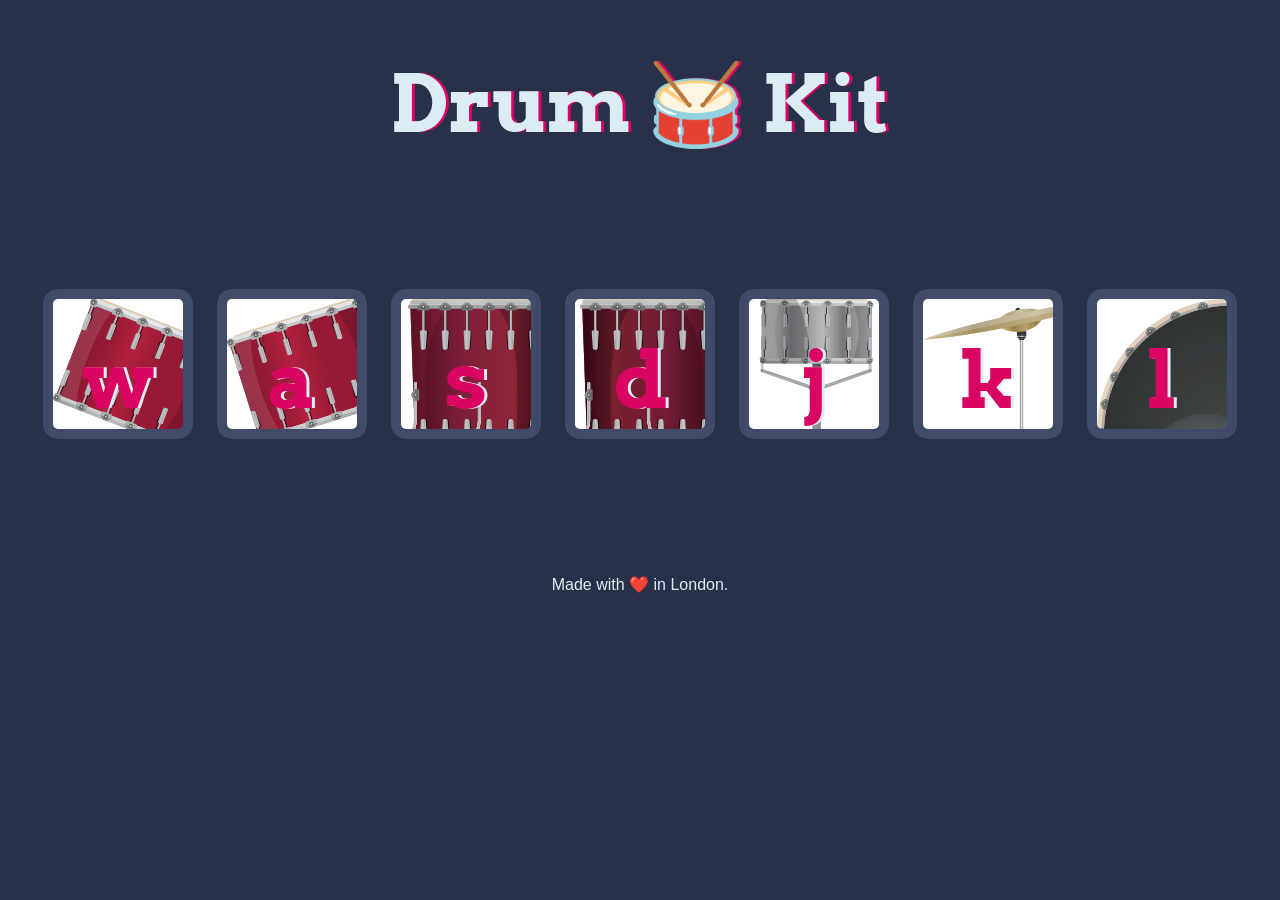
<file: drum-kit/index.html>
<!DOCTYPE html>
<html lang="en" dir="ltr">

<head>
  <meta charset="utf-8">
  <title>Drum Kit</title>
  <link rel="stylesheet" href="styles.css">
  <link href="https://fonts.googleapis.com/css?family=Arvo" rel="stylesheet">
</head>

<body>

  <h1 id="title">Drum 🥁 Kit</h1>
  <div class="set">
    <button class="w drum">w</button>
    <button class="a drum">a</button>
    <button class="s drum">s</button>
    <button class="d drum">d</button>
    <button class="j drum">j</button>
    <button class="k drum">k</button>
    <button class="l drum">l</button>
  </div>


  <footer>
    Made with ❤️ in London.
  </footer>

  <script src="index.js" charset="utf-8"></script>
</body>

</html>
</file>
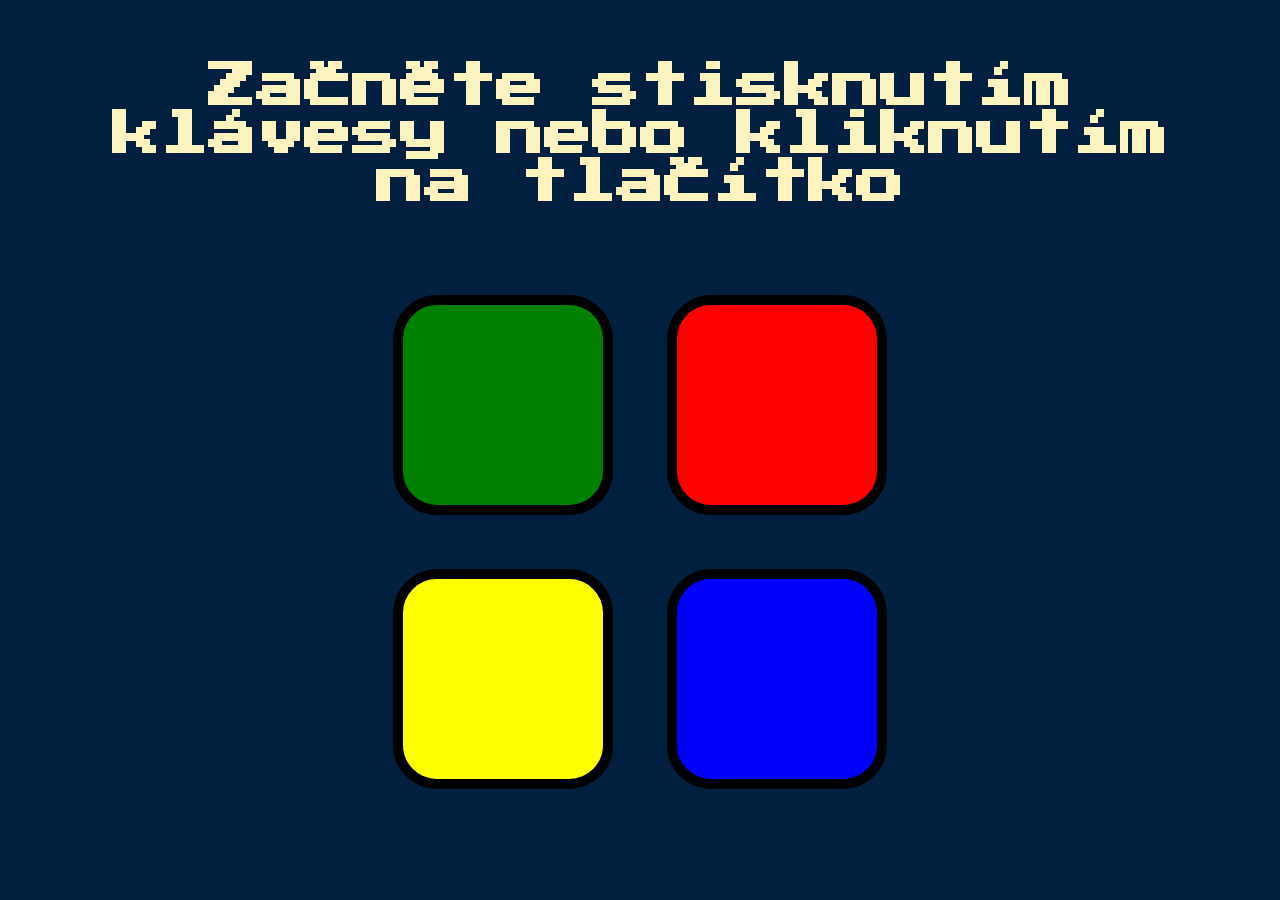
<file: hra-simon/index.html>
<!DOCTYPE html>
<html lang="en" dir="ltr">

<head>
  <meta charset="utf-8">
  <title>Simon</title>
  <link rel="stylesheet" href="styles.css">
  <link href="https://fonts.googleapis.com/css?family=Press+Start+2P" rel="stylesheet">
</head>

<body>
  <h1 id="level-title">Začněte stisknutím klávesy nebo kliknutím na tlačítko</h1>
  <div class="container">
    <div class="row">
      <div type="button" id="green" class="btn green col-6">

      </div>

      <div type="button" id="red" class="btn red col-6">

      </div>
    </div>

    <div class="row">

      <div type="button" id="yellow" class="btn yellow col-6">

      </div>
      <div type="button" id="blue" class="btn blue col-6">

      </div>

    </div>

  </div>

  <script src="https://ajax.googleapis.com/ajax/libs/jquery/3.6.0/jquery.min.js"></script>
  <script src="index.js" charset="utf-8"></script>
</body>

</html>
</file>
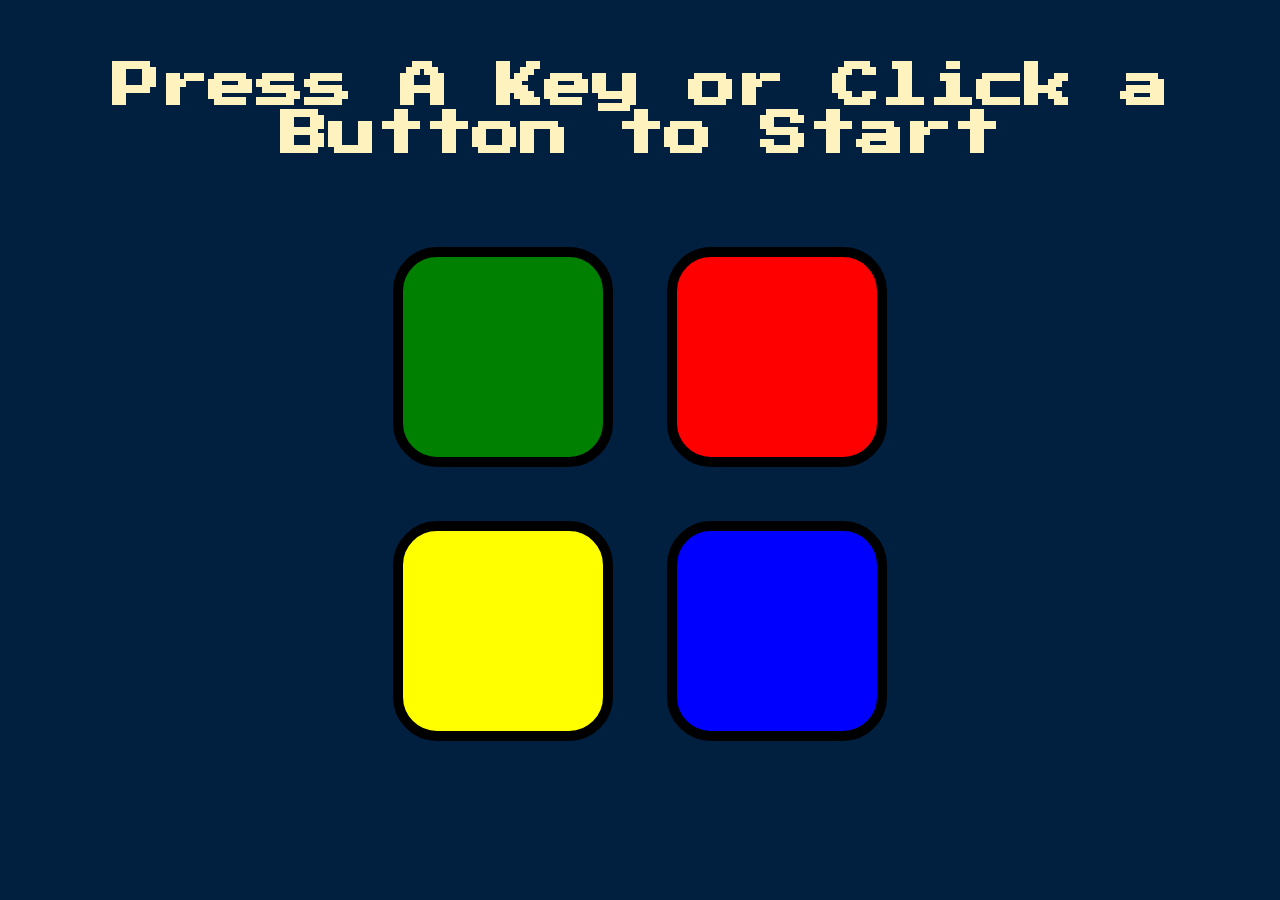
<file: simon-game/index.html>
<!DOCTYPE html>
<html lang="en" dir="ltr">

<head>
  <meta charset="utf-8">
  <title>Simon</title>
  <link rel="stylesheet" href="styles.css">
  <link href="https://fonts.googleapis.com/css?family=Press+Start+2P" rel="stylesheet">
</head>

<body>
  <h1 id="level-title">Press A Key or Click a Button to Start</h1>
  <div class="container">
    <div lass="row">

      <div type="button" id="green" class="btn green col-6">

      </div>

      <div type="button" id="red" class="btn red col-6">

      </div>
    </div>

    <div class="row">

      <div type="button" id="yellow" class="btn yellow col-6">

      </div>
      <div type="button" id="blue" class="btn blue col-6">

      </div>

    </div>

  </div>

  <script src="https://ajax.googleapis.com/ajax/libs/jquery/3.6.0/jquery.min.js"></script>
  <script src="index.js" charset="utf-8"></script>
</body>

</html>
</file>
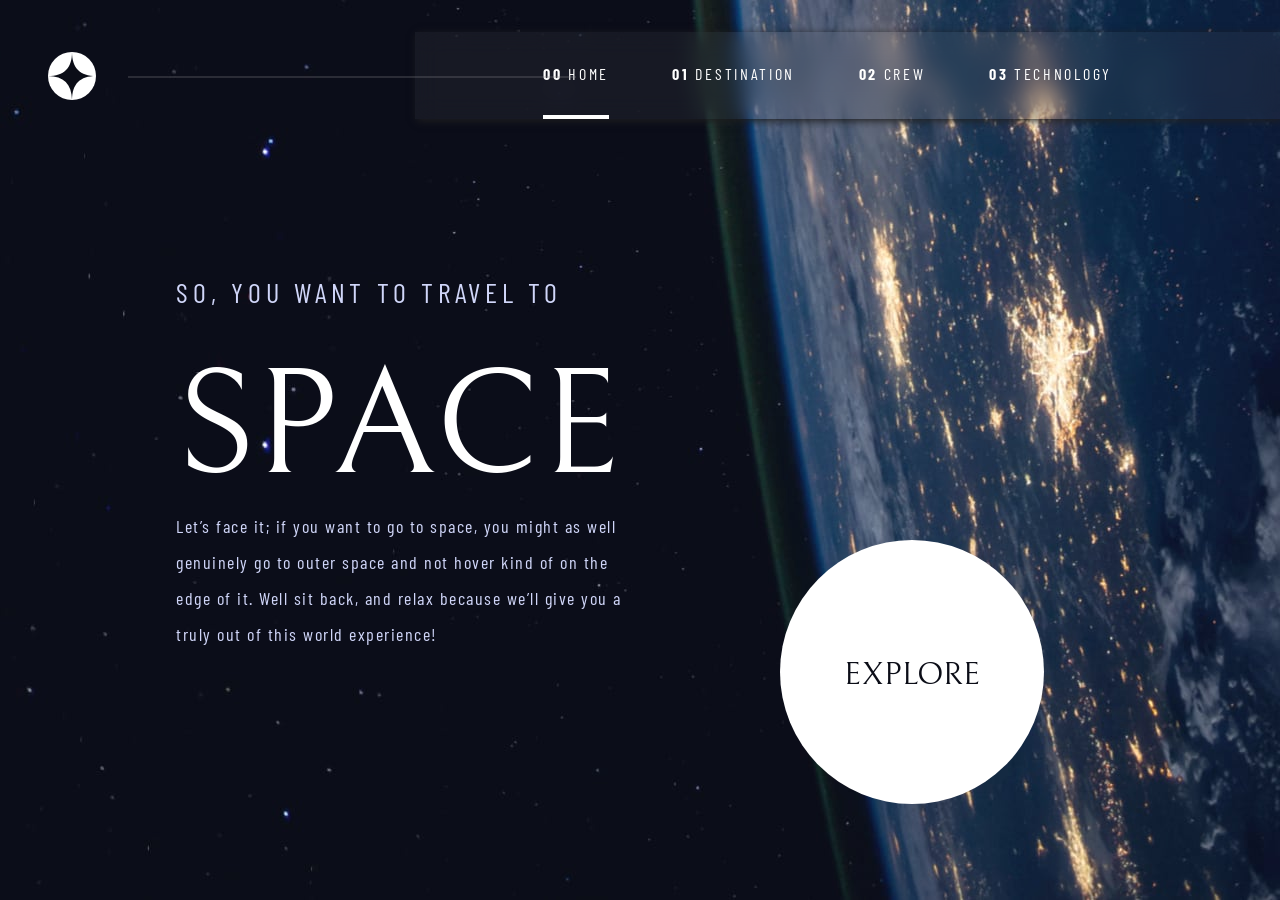
<file: space-tourism-website/index.html>
<!DOCTYPE html>
<html class="home" lang="en">
<head>
  <meta charset="UTF-8">
  <meta name="viewport" content="width=device-width, initial-scale=1.0">

  <link rel="icon" type="image/png" sizes="32x32" href="./assets/favicon-32x32.png">
  <link rel="stylesheet" href="css/styles.css">
  <title>Frontend Mentor | Space tourism website</title>
  <link rel="preconnect" href="https://fonts.googleapis.com">
  <link rel="preconnect" href="https://fonts.gstatic.com" crossorigin>
  <link href="https://fonts.googleapis.com/css2?family=Barlow+Condensed:wght@200;300;400;600;700&family=Bellefair&display=swap" rel="stylesheet">
</head>
<body>
  <div class="navigation-bar-left">
    <svg xmlns="http://www.w3.org/2000/svg" width="48" height="48"><g fill="none" fill-rule="evenodd"><circle cx="24" cy="24" r="24" fill="#FFF"/><path fill="#0B0D17" d="M24 0c0 16-8 24-24 24 15.718.114 23.718 8.114 24 24 0-16 8-24 24-24-16 0-24-8-24-24z"/></g></svg>
    <hr class="navbar-hr">
  </div>
  <div class="tablinks">
    <div class="nav-font">
      <a class="active" href="index.html"><strong>00</strong> HOME</a>
      <div class="navigation-middle-divs">
      </div>
      <a class="tablink" href="destination-moon.html"><strong>01</strong> DESTINATION</a>
      <div class="navigation-middle-divs">
      </div>
      <a class="tablink" href="crew-commander.html"><strong>02</strong> CREW</a>
      <div class="navigation-middle-divs">
      </div>
      <a class="tablink" href="technology-vehicle.html"><strong>03</strong> TECHNOLOGY</a>
    </div>
  </div>
  <div class="body-text">
    <h5 class="SO">SO, YOU WANT TO TRAVEL TO</h5>
    <h1 class="space">SPACE</h1>
    <p class="p-descriptions">
      Let’s face it; if you want to go to space, you might as well genuinely go to
      outer space and not hover kind of on the edge of it. Well sit back, and relax
      because we’ll give you a truly out of this world experience!
    </p>
  </div>
  <a href="destination-moon.html">
    <div class="white-circle">
      <h4 class="explore">EXPLORE</h4>
    </div>
  </a>
</body>
</html>
</file>
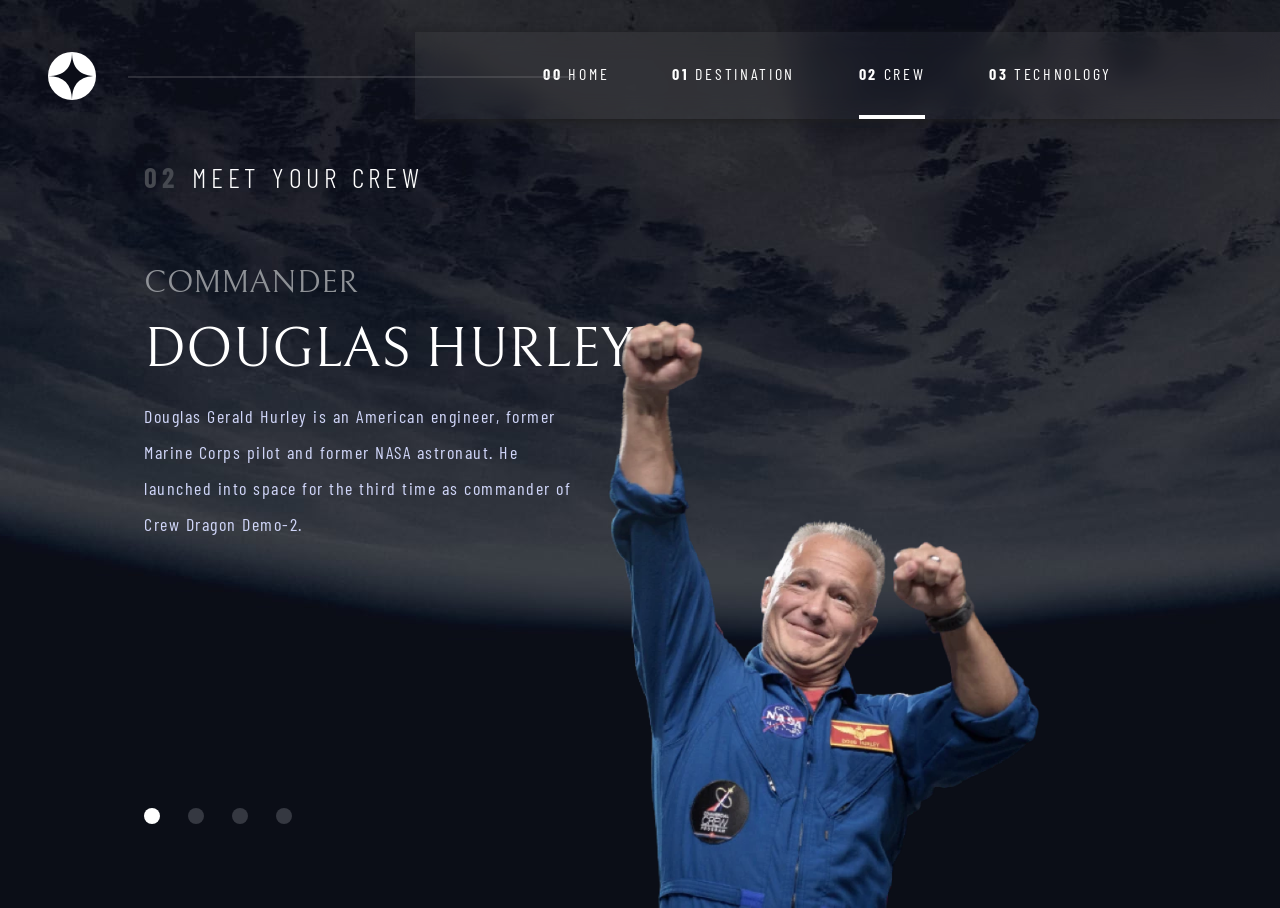
<file: space-tourism-website/crew-commander.html>
<!DOCTYPE html>
<html class="crew" lang="en">
<head>
  <meta charset="UTF-8">
  <meta name="viewport" content="width=device-width, initial-scale=1.0">

  <link rel="icon" type="image/png" sizes="32x32" href="./assets/favicon-32x32.png">
  <link rel="stylesheet" href="css/styles.css">
  <title>Frontend Mentor | Space tourism website</title>
  <link rel="preconnect" href="https://fonts.googleapis.com">
  <link rel="preconnect" href="https://fonts.gstatic.com" crossorigin>
  <link href="https://fonts.googleapis.com/css2?family=Barlow+Condensed:wght@200;300;400;600;700&family=Bellefair&display=swap" rel="stylesheet">
</head>
<body>
  <div class="navigation-bar-left">
    <svg xmlns="http://www.w3.org/2000/svg" width="48" height="48"><g fill="none" fill-rule="evenodd"><circle cx="24" cy="24" r="24" fill="#FFF"/><path fill="#0B0D17" d="M24 0c0 16-8 24-24 24 15.718.114 23.718 8.114 24 24 0-16 8-24 24-24-16 0-24-8-24-24z"/></g></svg>
    <hr class="navbar-hr">
  </div>
  <div class="tablinks">
    <div class="nav-font">
      <a class="tablink" href="index.html"><strong>00</strong> HOME</a>
      <div class="navigation-middle-divs">
      </div>
      <a class="tablink" href="destination-moon.html"><strong>01</strong> DESTINATION</a>
      <div class="navigation-middle-divs">
      </div>
      <a class="active" href="crew-commander.html"><strong>02</strong> CREW</a>
      <div class="navigation-middle-divs">
      </div>
      <a class="tablink" href="technology-vehicle.html"><strong>03</strong> TECHNOLOGY</a>
    </div>
  </div>

  <h5 class="page-number">02</h5><h5 class="page-phrase">MEET YOUR CREW</h5>

  <div class="crew-text">
    <h4 class="crew-title">COMMANDER</h4>
    <h3 class="crew-technology-name">DOUGLAS HURLEY</h3>
    <p class="p-descriptions">
      Douglas Gerald Hurley is an American engineer, former Marine Corps pilot
      and former NASA astronaut. He launched into space for the third time as
      commander of Crew Dragon Demo-2.
    </p>
  </div>
  <div class="crew-navigation-bar">
    <a href="crew-commander.html">
      <div class="navbar-crew-active">
      </div>
    </a>

    <a href="crew-specialist.html">
      <div class="navbar-crew">
      </div>
    </a>

    <a href="crew-pilot.html">
      <div class="navbar-crew">
      </div>
    </a>

    <a href="crew-engineer.html">
      <div class="navbar-crew">
      </div>
    </a>
  </div>
  <img class="commander-image" src="assets/crew/image-douglas-hurley.webp" alt="Image Douglas Hurley">
</body>
</html>
</file>
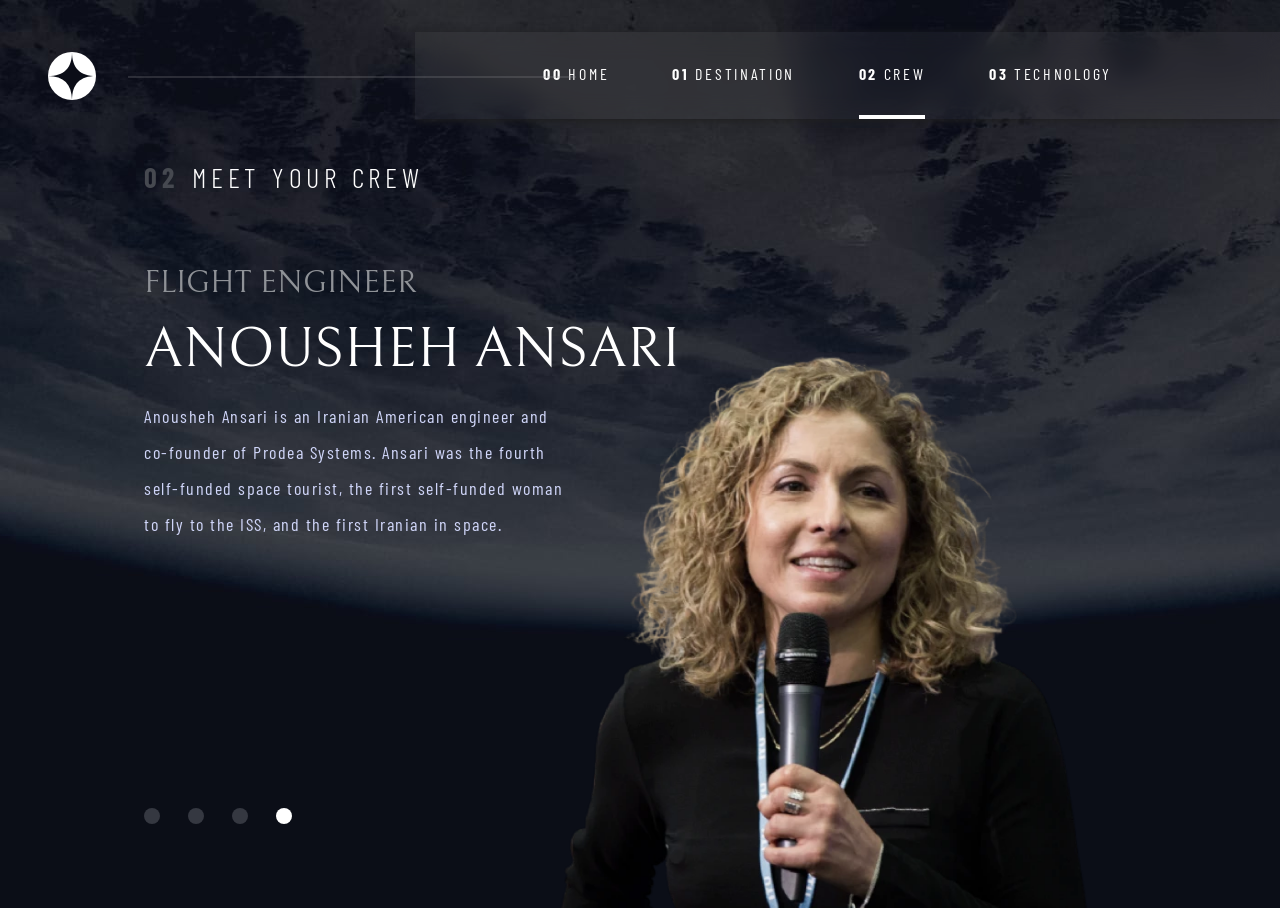
<file: space-tourism-website/crew-engineer.html>
<!DOCTYPE html>
<html class="crew" lang="en">
<head>
  <meta charset="UTF-8">
  <meta name="viewport" content="width=device-width, initial-scale=1.0">

  <link rel="icon" type="image/png" sizes="32x32" href="./assets/favicon-32x32.png">
  <link rel="stylesheet" href="css/styles.css">
  <title>Frontend Mentor | Space tourism website</title>
  <link rel="preconnect" href="https://fonts.googleapis.com">
  <link rel="preconnect" href="https://fonts.gstatic.com" crossorigin>
  <link href="https://fonts.googleapis.com/css2?family=Barlow+Condensed:wght@200;300;400;600;700&family=Bellefair&display=swap" rel="stylesheet">
</head>
<body>
  <div class="navigation-bar-left">
    <svg xmlns="http://www.w3.org/2000/svg" width="48" height="48"><g fill="none" fill-rule="evenodd"><circle cx="24" cy="24" r="24" fill="#FFF"/><path fill="#0B0D17" d="M24 0c0 16-8 24-24 24 15.718.114 23.718 8.114 24 24 0-16 8-24 24-24-16 0-24-8-24-24z"/></g></svg>
    <hr class="navbar-hr">
  </div>
  <div class="tablinks">
    <div class="nav-font">
      <a class="tablink" href="index.html"><strong>00</strong> HOME</a>
      <div class="navigation-middle-divs">
      </div>
      <a class="tablink" href="destination-moon.html"><strong>01</strong> DESTINATION</a>
      <div class="navigation-middle-divs">
      </div>
      <a class="active" href="crew-commander.html"><strong>02</strong> CREW</a>
      <div class="navigation-middle-divs">
      </div>
      <a class="tablink" href="technology-vehicle.html"><strong>03</strong> TECHNOLOGY</a>
    </div>
  </div>
  <h5 class="page-number">02</h5><h5 class="page-phrase">MEET YOUR CREW</h5>
  <div class="crew-text">
    <h4 class="crew-title">FLIGHT ENGINEER</h4>
    <h3 class="crew-technology-name">ANOUSHEH ANSARI</h3>
    <p class="p-descriptions">
      Anousheh Ansari is an Iranian American engineer and co-founder of Prodea Systems.
      Ansari was the fourth self-funded space tourist, the first self-funded woman to
      fly to the ISS, and the first Iranian in space.
    </p>
  </div>
  <div class="crew-navigation-bar">
    <a href="crew-commander.html">
      <div class="navbar-crew">
      </div>
    </a>

    <a href="crew-specialist.html">
      <div class="navbar-crew">
      </div>
    </a>

    <a href="crew-pilot.html">
      <div class="navbar-crew">
      </div>
    </a>

    <a href="crew-engineer.html">
      <div class="navbar-crew-active">
      </div>
    </a>
  </div>
  <img class="engineer-image" src="assets/crew/image-anousheh-ansari.webp" alt="Image Anousheh Ansari">
</body>
</html>
</file>
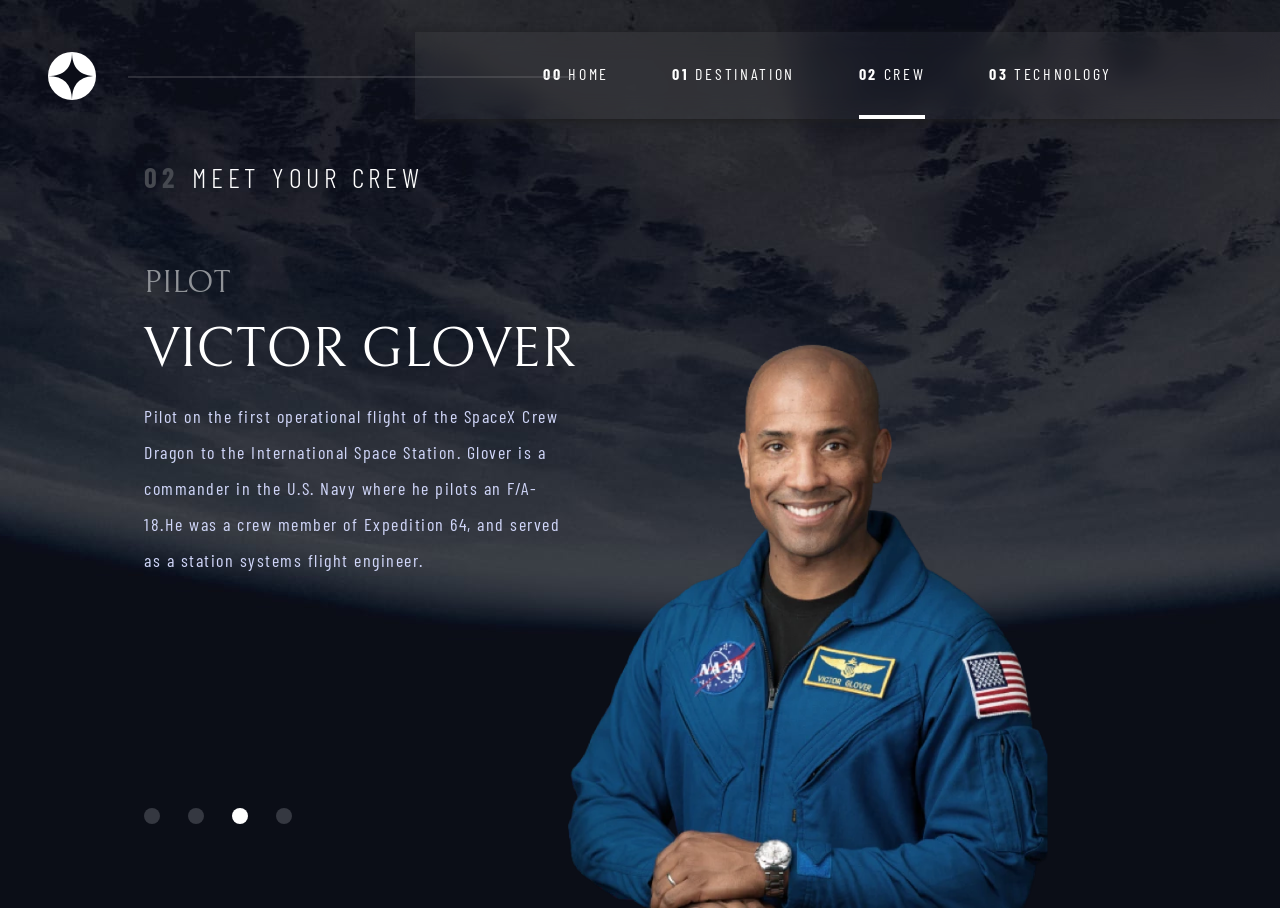
<file: space-tourism-website/crew-pilot.html>
<!DOCTYPE html>
<html class="crew" lang="en">
<head>
  <meta charset="UTF-8">
  <meta name="viewport" content="width=device-width, initial-scale=1.0">

  <link rel="icon" type="image/png" sizes="32x32" href="./assets/favicon-32x32.png">
  <link rel="stylesheet" href="css/styles.css">
  <title>Frontend Mentor | Space tourism website</title>
  <link rel="preconnect" href="https://fonts.googleapis.com">
  <link rel="preconnect" href="https://fonts.gstatic.com" crossorigin>
  <link href="https://fonts.googleapis.com/css2?family=Barlow+Condensed:wght@200;300;400;600;700&family=Bellefair&display=swap" rel="stylesheet">
</head>
<body>
  <div class="navigation-bar-left">
    <svg xmlns="http://www.w3.org/2000/svg" width="48" height="48"><g fill="none" fill-rule="evenodd"><circle cx="24" cy="24" r="24" fill="#FFF"/><path fill="#0B0D17" d="M24 0c0 16-8 24-24 24 15.718.114 23.718 8.114 24 24 0-16 8-24 24-24-16 0-24-8-24-24z"/></g></svg>
    <hr class="navbar-hr">
  </div>
  <div class="tablinks">
    <div class="nav-font">
      <a class="tablink" href="index.html"><strong>00</strong> HOME</a>
      <div class="navigation-middle-divs">
      </div>
      <a class="tablink" href="destination-moon.html"><strong>01</strong> DESTINATION</a>
      <div class="navigation-middle-divs">
      </div>
      <a class="active" href="crew-commander.html"><strong>02</strong> CREW</a>
      <div class="navigation-middle-divs">
      </div>
      <a class="tablink" href="technology-vehicle.html"><strong>03</strong> TECHNOLOGY</a>
    </div>
  </div>
  <h5 class="page-number">02</h5><h5 class="page-phrase">MEET YOUR CREW</h5>
  <div class="crew-text">
    <h4 class="crew-title">PILOT</h4>
    <h3 class="crew-technology-name">VICTOR GLOVER</h3>
    <p class="p-descriptions">
      Pilot on the first operational flight of the SpaceX Crew Dragon to the
      International Space Station. Glover is a commander in the U.S. Navy where
      he pilots an F/A-18.He was a crew member of Expedition 64, and served as a
      station systems flight engineer.
    </p>
  </div>
  <div class="crew-navigation-bar">
    <a href="crew-commander.html">
      <div class="navbar-crew">
      </div>
    </a>

    <a href="crew-specialist.html">
      <div class="navbar-crew">
      </div>
    </a>

    <a href="crew-pilot.html">
      <div class="navbar-crew-active">
      </div>
    </a>

    <a href="crew-engineer.html">
      <div class="navbar-crew">
      </div>
    </a>
  </div>
  <img class="pilot-image" src="assets/crew/image-victor-glover.webp" alt="Image Victor Glover">
</body>
</html>
</file>
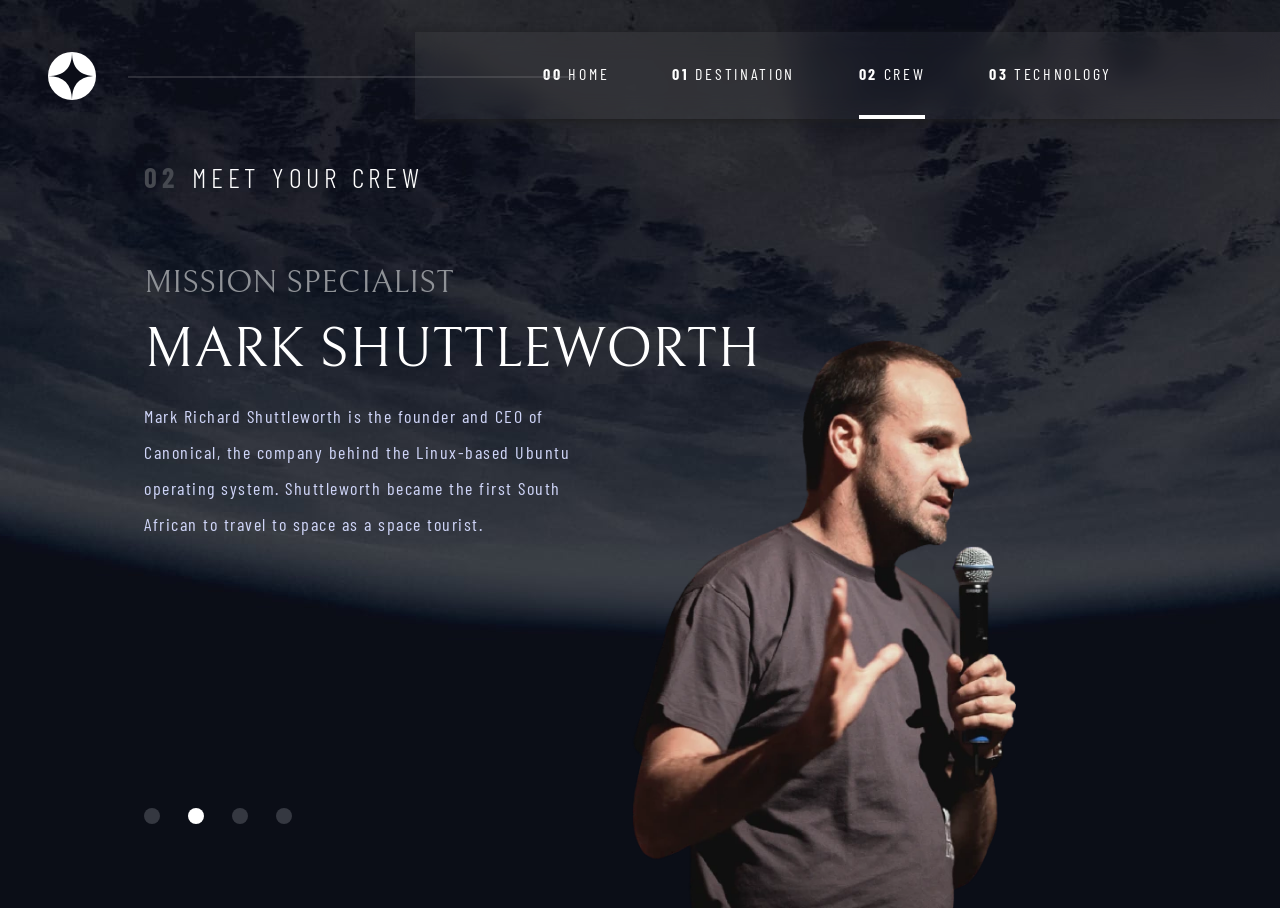
<file: space-tourism-website/crew-specialist.html>
<!DOCTYPE html>
<html class="crew" lang="en">
<head>
  <meta charset="UTF-8">
  <meta name="viewport" content="width=device-width, initial-scale=1.0">

  <link rel="icon" type="image/png" sizes="32x32" href="./assets/favicon-32x32.png">
  <link rel="stylesheet" href="css/styles.css">
  <title>Frontend Mentor | Space tourism website</title>
  <link rel="preconnect" href="https://fonts.googleapis.com">
  <link rel="preconnect" href="https://fonts.gstatic.com" crossorigin>
  <link href="https://fonts.googleapis.com/css2?family=Barlow+Condensed:wght@200;300;400;600;700&family=Bellefair&display=swap" rel="stylesheet">
</head>
<body>
  <div class="navigation-bar-left">
    <svg xmlns="http://www.w3.org/2000/svg" width="48" height="48"><g fill="none" fill-rule="evenodd"><circle cx="24" cy="24" r="24" fill="#FFF"/><path fill="#0B0D17" d="M24 0c0 16-8 24-24 24 15.718.114 23.718 8.114 24 24 0-16 8-24 24-24-16 0-24-8-24-24z"/></g></svg>
    <hr class="navbar-hr">
  </div>
  <div class="tablinks">
    <div class="nav-font">
      <a class="tablink" href="index.html"><strong>00</strong> HOME</a>
      <div class="navigation-middle-divs">
      </div>
      <a class="tablink" href="destination-moon.html"><strong>01</strong> DESTINATION</a>
      <div class="navigation-middle-divs">
      </div>
      <a class="active" href="crew-commander.html"><strong>02</strong> CREW</a>
      <div class="navigation-middle-divs">
      </div>
      <a class="tablink" href="technology-vehicle.html"><strong>03</strong> TECHNOLOGY</a>
    </div>
  </div>
  <h5 class="page-number">02</h5><h5 class="page-phrase">MEET YOUR CREW</h5>
  <div class="crew-text">
    <h4 class="crew-title">MISSION SPECIALIST</h4>
    <h3 class="crew-technology-name">MARK SHUTTLEWORTH</h3>
    <p class="p-descriptions">
      Mark Richard Shuttleworth is the founder and CEO of Canonical, the company behind
      the Linux-based Ubuntu operating system. Shuttleworth became the first South
      African to travel to space as a space tourist.
    </p>
  </div>
  <div class="crew-navigation-bar">
    <a href="crew-commander.html">
      <div class="navbar-crew">
      </div>
    </a>

    <a href="crew-specialist.html">
      <div class="navbar-crew-active">
      </div>
    </a>

    <a href="crew-pilot.html">
      <div class="navbar-crew">
      </div>
    </a>

    <a href="crew-engineer.html">
      <div class="navbar-crew">
      </div>
    </a>
  </div>
  <img class="specialist-image" src="assets/crew/image-mark-shuttleworth.webp" alt="Image Mark Shuttleworth">
</body>
</html>
</file>
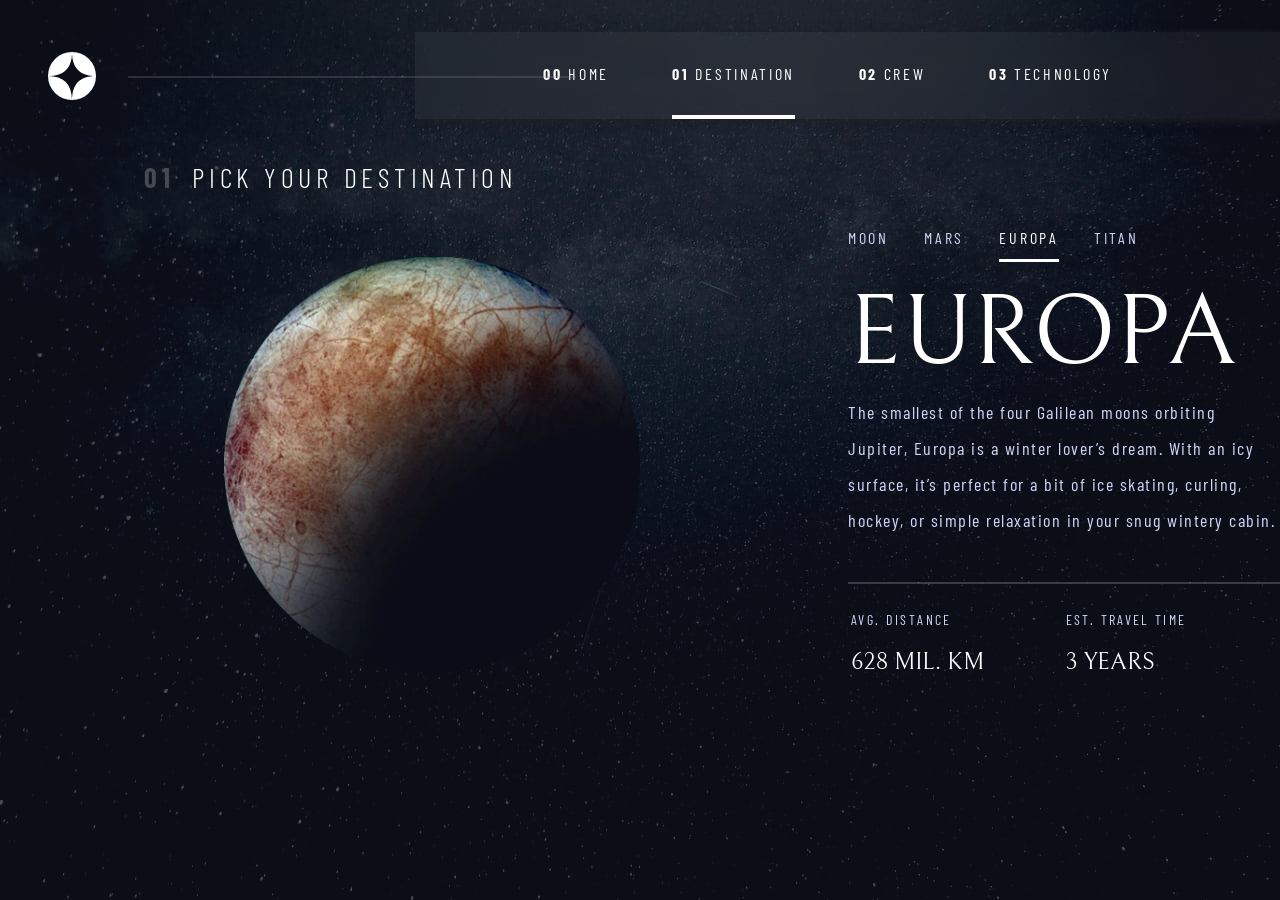
<file: space-tourism-website/destination-europa.html>
<!DOCTYPE html>
<html class="destination" lang="en">
<head>
  <meta charset="UTF-8">
  <meta name="viewport" content="width=device-width, initial-scale=1.0">

  <link rel="icon" type="image/png" sizes="32x32" href="./assets/favicon-32x32.png">
  <link rel="stylesheet" href="css/styles.css">
  <title>Frontend Mentor | Space tourism website</title>
  <link rel="preconnect" href="https://fonts.googleapis.com">
  <link rel="preconnect" href="https://fonts.gstatic.com" crossorigin>
  <link href="https://fonts.googleapis.com/css2?family=Barlow+Condensed:wght@200;300;400;600;700&family=Bellefair&display=swap" rel="stylesheet">
</head>
<body>

  <div class="navigation-bar-left">
    <svg xmlns="http://www.w3.org/2000/svg" width="48" height="48"><g fill="none" fill-rule="evenodd"><circle cx="24" cy="24" r="24" fill="#FFF"/><path fill="#0B0D17" d="M24 0c0 16-8 24-24 24 15.718.114 23.718 8.114 24 24 0-16 8-24 24-24-16 0-24-8-24-24z"/></g></svg>
    <hr class="navbar-hr">
  </div>

  <div class="tablinks">
    <div class="nav-font">
      <a class="tablink" href="index.html"><strong>00</strong> HOME</a>
      <div class="navigation-middle-divs">
      </div>
      <a class="active" href="destination-moon.html"><strong>01</strong> DESTINATION</a>
      <div class="navigation-middle-divs">
      </div>
      <a class="tablink" href="crew-commander.html"><strong>02</strong> CREW</a>
      <div class="navigation-middle-divs">
      </div>
      <a class="tablink" href="technology-vehicle.html"><strong>03</strong> TECHNOLOGY</a>
    </div>
  </div>

  <h5 class="page-number">01</h5><h5 class="page-phrase">PICK YOUR DESTINATION</h5>

  <div class="planet-text">
    <div class="nav-font">
      <a class="planet-tablink" href="destination-moon.html">MOON</a>
      <div class="planet-middle-divs">
      </div>
      <a class="planet-tablink" href="destination-mars.html">MARS</a>
      <div class="planet-middle-divs">
      </div>
      <a class="planet-active" href="destination-europa.html">EUROPA</a>
      <div class="planet-middle-divs">
      </div>
      <a class="planet-tablink" href="destination-titan.html">TITAN</a>
    </div>

    <h2 class="planet-title">EUROPA</h2>

    <p class="p-descriptions">
      The smallest of the four Galilean moons orbiting Jupiter, Europa is a
      winter lover’s dream. With an icy surface, it’s perfect for a bit of
      ice skating, curling, hockey, or simple relaxation in your snug
      wintery cabin.
    </p>

    <hr class="planet-hr">

    <p>

    <table>
      <tr>
        <td>
          <p class="subheading-2">
            AVG. DISTANCE
          </p>
        </td>
        <td>
          <p class="subheading-2">
            EST. TRAVEL TIME
          </p>
        </td>
      </tr>
      <tr>
        <td>
          <p class="subheading-1">
            628 MIL. KM
          </p>
        </td>
        <td>
          <p class="subheading-1">
            3 YEARS
          </p>
        </td>
      </tr>
    </table>
  </div>

  <img class="planet-image" src="assets/destination/image-europa.webp" alt="europa image">

</body>
</html>
</file>
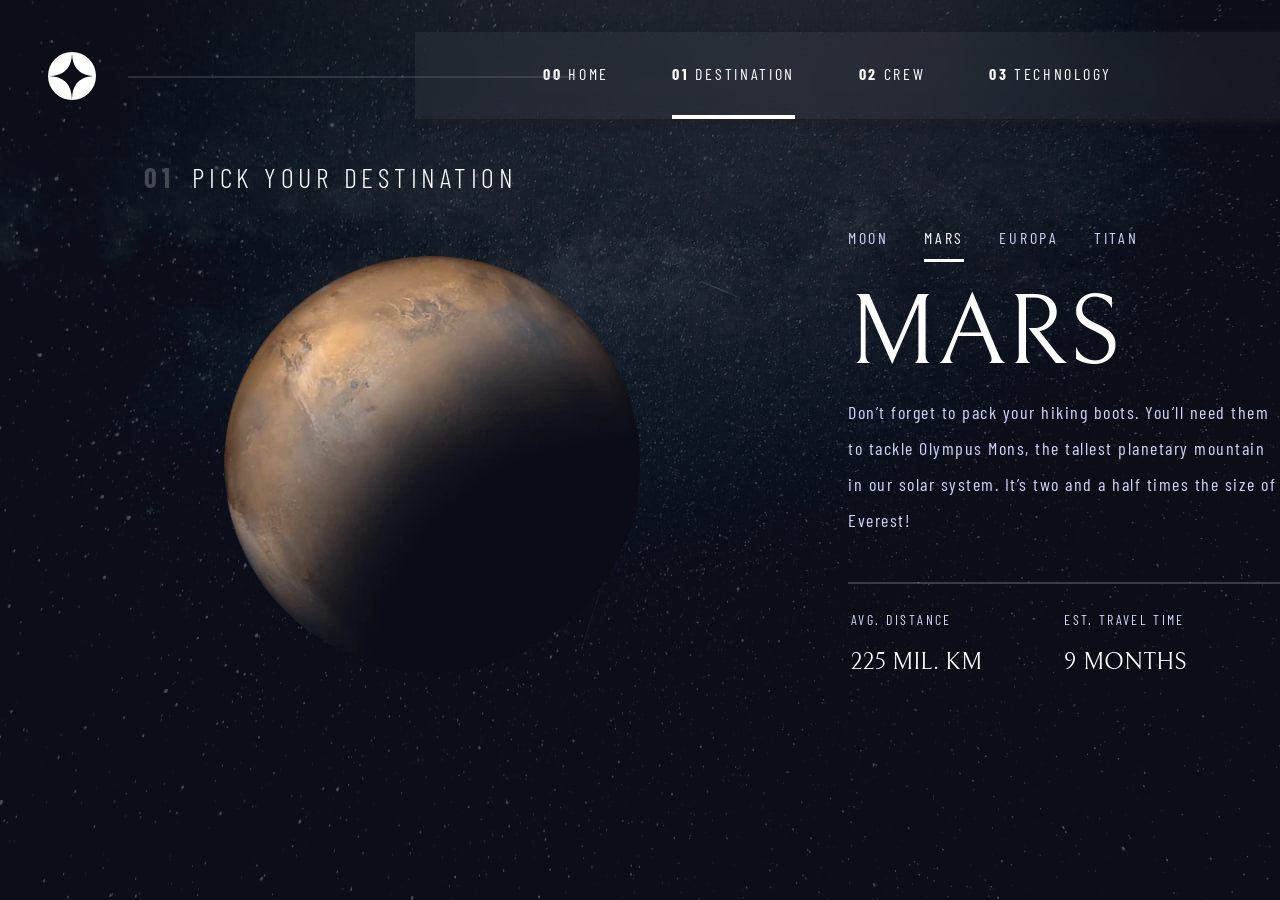
<file: space-tourism-website/destination-mars.html>
<!DOCTYPE html>
<html class="destination" lang="en">
<head>
  <meta charset="UTF-8">
  <meta name="viewport" content="width=device-width, initial-scale=1.0">

  <link rel="icon" type="image/png" sizes="32x32" href="./assets/favicon-32x32.png">
  <link rel="stylesheet" href="css/styles.css">
  <title>Frontend Mentor | Space tourism website</title>
  <link rel="preconnect" href="https://fonts.googleapis.com">
  <link rel="preconnect" href="https://fonts.gstatic.com" crossorigin>
  <link href="https://fonts.googleapis.com/css2?family=Barlow+Condensed:wght@200;300;400;600;700&family=Bellefair&display=swap" rel="stylesheet">
</head>
<body>
  <div class="navigation-bar-left">
    <svg xmlns="http://www.w3.org/2000/svg" width="48" height="48"><g fill="none" fill-rule="evenodd"><circle cx="24" cy="24" r="24" fill="#FFF"/><path fill="#0B0D17" d="M24 0c0 16-8 24-24 24 15.718.114 23.718 8.114 24 24 0-16 8-24 24-24-16 0-24-8-24-24z"/></g></svg>
    <hr class="navbar-hr">
  </div>
  <div class="tablinks">
    <div class="nav-font">
      <a class="tablink" href="index.html"><strong>00</strong> HOME</a>
      <div class="navigation-middle-divs">
      </div>
      <a class="active" href="destination-moon.html"><strong>01</strong> DESTINATION</a>
      <div class="navigation-middle-divs">
      </div>
      <a class="tablink" href="crew-commander.html"><strong>02</strong> CREW</a>
      <div class="navigation-middle-divs">
      </div>
      <a class="tablink" href="technology-vehicle.html"><strong>03</strong> TECHNOLOGY</a>
    </div>
  </div>
    <h5 class="page-number">01</h5><h5 class="page-phrase">PICK YOUR DESTINATION</h5>
    <div class="planet-text">
      <div class="nav-font">
        <a class="planet-tablink" href="destination-moon.html">MOON</a>
        <div class="planet-middle-divs">
        </div>
        <a class="planet-active" href="destination-mars.html">MARS</a>
        <div class="planet-middle-divs">
        </div>
        <a class="planet-tablink" href="destination-europa.html">EUROPA</a>
        <div class="planet-middle-divs">
        </div>
        <a class="planet-tablink" href="destination-titan.html">TITAN</a>
      </div>
      <h2 class="planet-title">MARS</h2>
      <p class="p-descriptions">
        Don’t forget to pack your hiking boots. You’ll need them to tackle Olympus Mons,
        the tallest planetary mountain in our solar system. It’s two and a half times
        the size of Everest!
      </p>
      <hr class="planet-hr">
      <p>

      <table>
        <tr>
          <td>
            <p class="subheading-2">
              AVG. DISTANCE
            </p>
          </td>
          <td>
            <p class="subheading-2">
              EST. TRAVEL TIME
            </p>
          </td>
        </tr>
        <tr>
          <td>
            <p class="subheading-1">
              225 MIL. KM
            </p>
          </td>
          <td>
            <p class="subheading-1">
              9 MONTHS
            </p>
          </td>
        </tr>
      </table>
    </div>
    <img class="planet-image" src="assets/destination/image-mars.webp" alt="mars image">
</body>
</html>
</file>
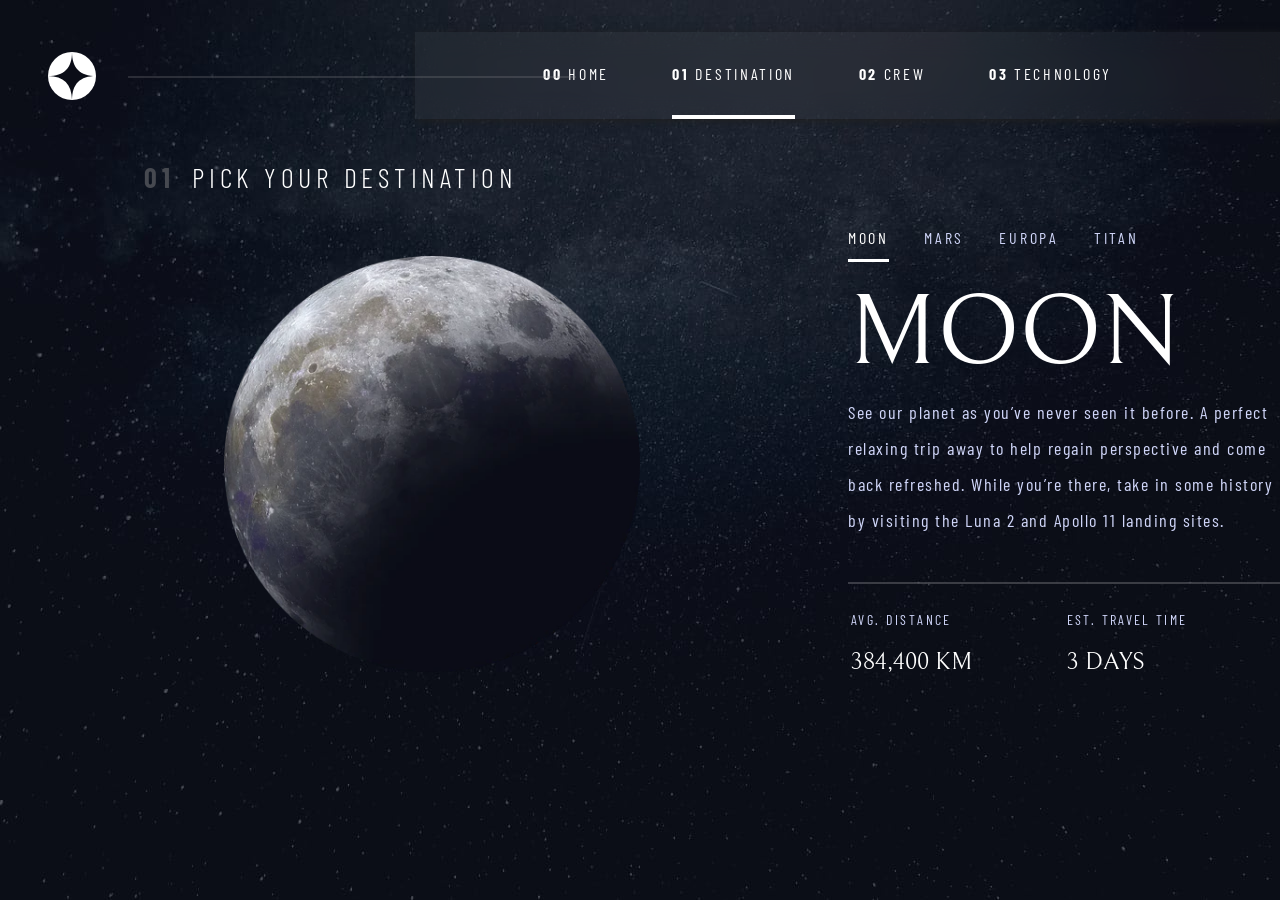
<file: space-tourism-website/destination-moon.html>
<!DOCTYPE html>
<html class="destination" lang="en">
<head>
  <meta charset="UTF-8">
  <meta name="viewport" content="width=device-width, initial-scale=1.0">

  <link rel="icon" type="image/png" sizes="32x32" href="./assets/favicon-32x32.png">
  <link rel="stylesheet" href="css/styles.css">
  <title>Frontend Mentor | Space tourism website</title>

  <link rel="preconnect" href="https://fonts.googleapis.com">
  <link rel="preconnect" href="https://fonts.gstatic.com" crossorigin>
  <link href="https://fonts.googleapis.com/css2?family=Barlow+Condensed:wght@200;300;400;600;700&family=Bellefair&display=swap" rel="stylesheet">
</head>
<body>
  <div class="navigation-bar-left">
    <svg xmlns="http://www.w3.org/2000/svg" width="48" height="48"><g fill="none" fill-rule="evenodd"><circle cx="24" cy="24" r="24" fill="#FFF"/><path fill="#0B0D17" d="M24 0c0 16-8 24-24 24 15.718.114 23.718 8.114 24 24 0-16 8-24 24-24-16 0-24-8-24-24z"/></g></svg>
    <hr class="navbar-hr">
  </div>
  <div class="tablinks">
    <div class="nav-font">
      <a class="tablink" href="index.html"><strong>00</strong> HOME</a>
      <div class="navigation-middle-divs">
      </div>
      <a class="active" href="destination-moon.html"><strong>01</strong> DESTINATION</a>
      <div class="navigation-middle-divs">
      </div>
      <a class="tablink" href="crew-commander.html"><strong>02</strong> CREW</a>
      <div class="navigation-middle-divs">
      </div>
      <a class="tablink" href="technology-vehicle.html"><strong>03</strong> TECHNOLOGY</a>
    </div>
  </div>

  <h5 class="page-number"><strong>01</strong></h5>
  <h5 class="page-phrase">PICK YOUR DESTINATION</h5>

  <div class="planet-text">
    <div class="nav-font">
      <a class="planet-active" href="destination-moon.html">MOON</a>
      <div class="planet-middle-divs">
      </div>
      <a class="planet-tablink" href="destination-mars.html">MARS</a>
      <div class="planet-middle-divs">
      </div>
      <a class="planet-tablink" href="destination-europa.html">EUROPA</a>
      <div class="planet-middle-divs">
      </div>
      <a class="planet-tablink" href="destination-titan.html">TITAN</a>
    </div>
    <h2 class="planet-title">MOON</h2>
    <p class="p-descriptions">
      See our planet as you’ve never seen it before. A perfect relaxing trip away to help
      regain perspective and come back refreshed. While you’re there, take in some history
      by visiting the Luna 2 and Apollo 11 landing sites.
    </p>
    <hr class="planet-hr">
    <p>

    <table>
      <tr>
        <td>
          <p class="subheading-2">
            AVG. DISTANCE
          </p>
        </td>
        <td>
          <p class="subheading-2">
            EST. TRAVEL TIME
          </p>
        </td>
      </tr>
      <tr>
        <td>
          <p class="subheading-1">
            384,400 KM
          </p>
        </td>
        <td>
          <p class="subheading-1">
            3 DAYS
          </p>
        </td>
      </tr>
    </table>
  </div>
  <img class="planet-image" src="assets/destination/image-moon.webp" alt="moon image">
</body>
</html>
</file>
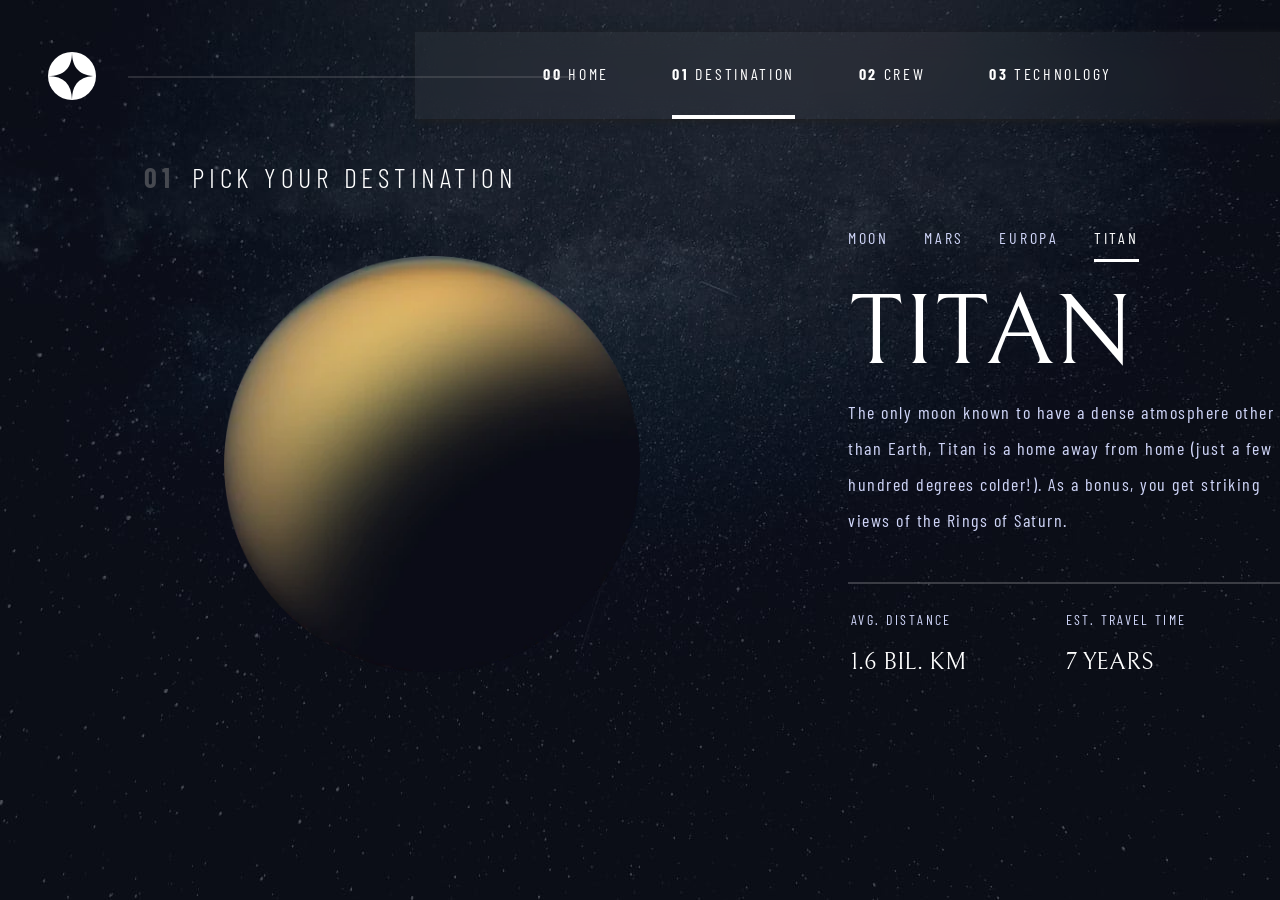
<file: space-tourism-website/destination-titan.html>
<!DOCTYPE html>
<html class="destination" lang="en">
<head>
  <meta charset="UTF-8">
  <meta name="viewport" content="width=device-width, initial-scale=1.0">

  <link rel="icon" type="image/png" sizes="32x32" href="./assets/favicon-32x32.png">
  <link rel="stylesheet" href="css/styles.css">
  <title>Frontend Mentor | Space tourism website</title>
  <link rel="preconnect" href="https://fonts.googleapis.com">
  <link rel="preconnect" href="https://fonts.gstatic.com" crossorigin>
  <link href="https://fonts.googleapis.com/css2?family=Barlow+Condensed:wght@200;300;400;600;700&family=Bellefair&display=swap" rel="stylesheet">
</head>
<body>
  <div class="navigation-bar-left">
    <svg xmlns="http://www.w3.org/2000/svg" width="48" height="48"><g fill="none" fill-rule="evenodd"><circle cx="24" cy="24" r="24" fill="#FFF"/><path fill="#0B0D17" d="M24 0c0 16-8 24-24 24 15.718.114 23.718 8.114 24 24 0-16 8-24 24-24-16 0-24-8-24-24z"/></g></svg>
    <hr class="navbar-hr">
  </div>
  <div class="tablinks">
    <div class="nav-font">
      <a class="tablink" href="index.html"><strong>00</strong> HOME</a>
      <div class="navigation-middle-divs">
      </div>
      <a class="active" href="destination-moon.html"><strong>01</strong> DESTINATION</a>
      <div class="navigation-middle-divs">
      </div>
      <a class="tablink" href="crew-commander.html"><strong>02</strong> CREW</a>
      <div class="navigation-middle-divs">
      </div>
      <a class="tablink" href="technology-vehicle.html"><strong>03</strong> TECHNOLOGY</a>
    </div>
  </div>
  <h5 class="page-number">01</h5><h5 class="page-phrase">PICK YOUR DESTINATION</h5>
  <div class="planet-text">
    <div class="nav-font">
      <a class="planet-tablink" href="destination-moon.html">MOON</a>
      <div class="planet-middle-divs">
      </div>
      <a class="planet-tablink" href="destination-mars.html">MARS</a>
      <div class="planet-middle-divs">
      </div>
      <a class="planet-tablink" href="destination-europa.html">EUROPA</a>
      <div class="planet-middle-divs">
      </div>
      <a class="planet-active" href="destination-titan.html">TITAN</a>
    </div>
    <h2 class="planet-title">TITAN</h2>
    <p class="p-descriptions">
      The only moon known to have a dense atmosphere other than Earth, Titan
      is a home away from home (just a few hundred degrees colder!). As a
      bonus, you get striking views of the Rings of Saturn.
    </p>
    <hr class="planet-hr">
    <p>

    <table>
      <tr>
        <td>
          <p class="subheading-2">
            AVG. DISTANCE
          </p>
        </td>
        <td>
          <p class="subheading-2">
            EST. TRAVEL TIME
          </p>
        </td>
      </tr>
      <tr>
        <td>
          <p class="subheading-1">
            1.6 BIL. KM
          </p>
        </td>
        <td>
          <p class="subheading-1">
            7 YEARS
          </p>
        </td>
      </tr>
    </table>
  </div>
  <img class="planet-image" src="assets/destination/image-titan.webp" alt="titan image">
</body>
</html>
</file>
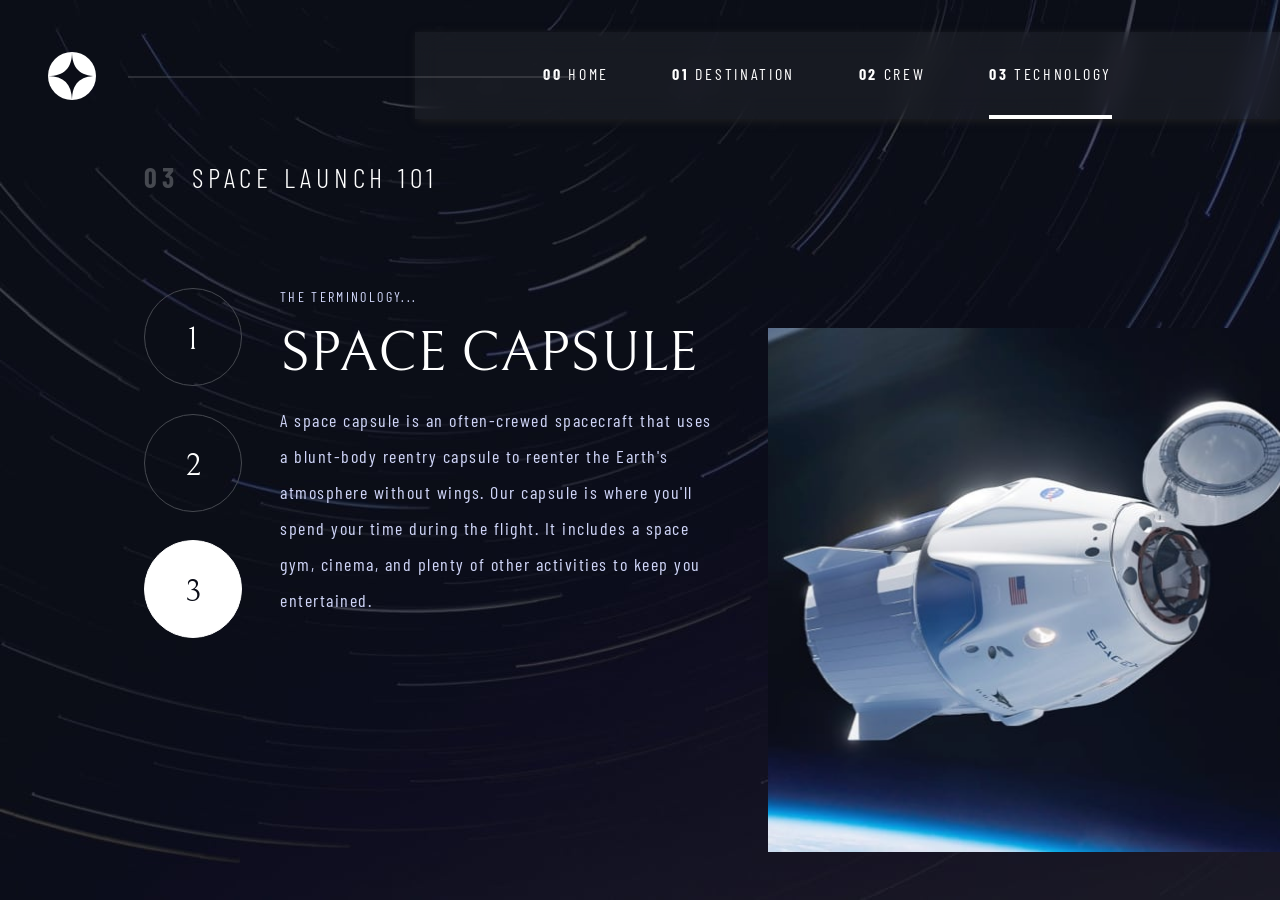
<file: space-tourism-website/technology-capsule.html>
<!DOCTYPE html>
<html class="technology" lang="en">
<head>
  <meta charset="UTF-8">
  <meta name="viewport" content="width=device-width, initial-scale=1.0">

  <link rel="icon" type="image/png" sizes="32x32" href="./assets/favicon-32x32.png">
  <link rel="stylesheet" href="css/styles.css">
  <title>Frontend Mentor | Space tourism website</title>
  <link rel="preconnect" href="https://fonts.googleapis.com">
  <link rel="preconnect" href="https://fonts.gstatic.com" crossorigin>
  <link href="https://fonts.googleapis.com/css2?family=Barlow+Condensed:wght@200;300;400;600;700&family=Bellefair&display=swap" rel="stylesheet">
</head>
<body>
  <div class="navigation-bar-left">
    <svg xmlns="http://www.w3.org/2000/svg" width="48" height="48"><g fill="none" fill-rule="evenodd"><circle cx="24" cy="24" r="24" fill="#FFF"/><path fill="#0B0D17" d="M24 0c0 16-8 24-24 24 15.718.114 23.718 8.114 24 24 0-16 8-24 24-24-16 0-24-8-24-24z"/></g></svg>
    <hr class="navbar-hr">
  </div>
  <div class="tablinks">
    <div class="nav-font">
      <a class="tablink" href="index.html"><strong>00</strong> HOME</a>
      <div class="navigation-middle-divs">
      </div>
      <a class="tablink" href="destination-moon.html"><strong>01</strong> DESTINATION</a>
      <div class="navigation-middle-divs">
      </div>
      <a class="tablink" href="crew-commander.html"><strong>02</strong> CREW</a>
      <div class="navigation-middle-divs">
      </div>
      <a class="active" href="technology-vehicle.html"><strong>03</strong> TECHNOLOGY</a>
    </div>
  </div>

    <h5 class="page-number">03</h5><h5 class="page-phrase">SPACE LAUNCH 101</h5>

  <div class="technology-nav">
    <a href="technology-vehicle.html">
      <div class="number-circle">
        <h4 class="number">1</h4>
      </div>
    </a>

    <a href="technology-spaceport.html">
      <div class="number-circle">
        <h4 class="number">2</h4>
      </div>
    </a>

    <a href="technology-capsule.html">
      <div class="number-circle-active">
        <h4 class="number-active">3</h4>
      </div>
    </a>
  </div>
  <div class="technology-text">
    <p class="subheading-2">
      THE TERMINOLOGY...
    </p>
    <h3 class="crew-technology-name">SPACE CAPSULE</h3>
    <p class="p-descriptions">
      A space capsule is an often-crewed spacecraft that uses a blunt-body reentry
      capsule to reenter the Earth's atmosphere without wings. Our capsule is where
      you'll spend your time during the flight. It includes a space gym, cinema,
      and plenty of other activities to keep you entertained.
    </p>
  </div>
  <img class="technology-image" src="assets/technology/image-space-capsule-portrait.jpg" alt="Space Capsule Image">
</body>
</html>
</file>
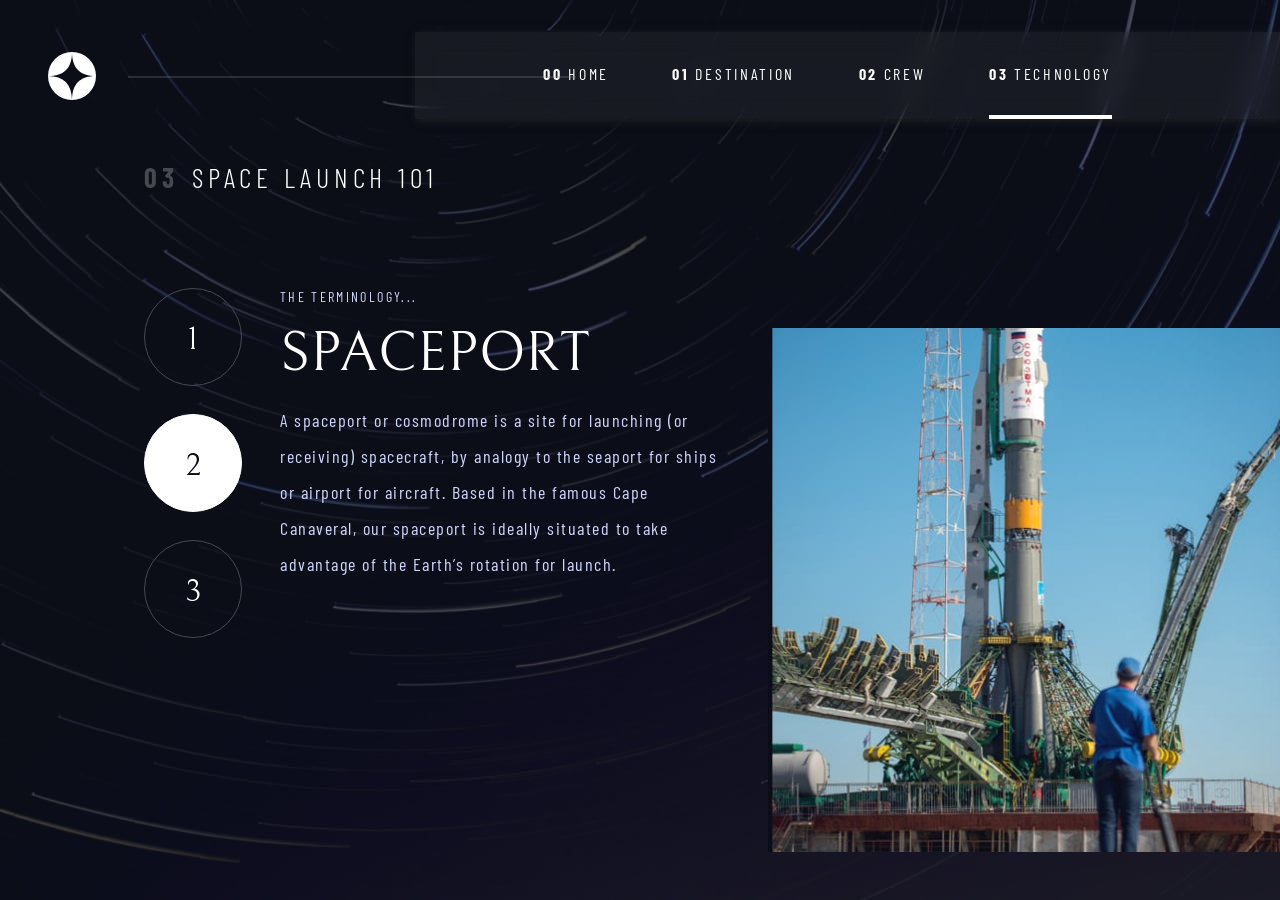
<file: space-tourism-website/technology-spaceport.html>
<!DOCTYPE html>
<html class="technology" lang="en">
<head>
  <meta charset="UTF-8">
  <meta name="viewport" content="width=device-width, initial-scale=1.0">

  <link rel="icon" type="image/png" sizes="32x32" href="./assets/favicon-32x32.png">
  <link rel="stylesheet" href="css/styles.css">
  <title>Frontend Mentor | Space tourism website</title>
  <link rel="preconnect" href="https://fonts.googleapis.com">
  <link rel="preconnect" href="https://fonts.gstatic.com" crossorigin>
  <link href="https://fonts.googleapis.com/css2?family=Barlow+Condensed:wght@200;300;400;600;700&family=Bellefair&display=swap" rel="stylesheet">
</head>
<body>
  <div class="navigation-bar-left">
    <svg xmlns="http://www.w3.org/2000/svg" width="48" height="48"><g fill="none" fill-rule="evenodd"><circle cx="24" cy="24" r="24" fill="#FFF"/><path fill="#0B0D17" d="M24 0c0 16-8 24-24 24 15.718.114 23.718 8.114 24 24 0-16 8-24 24-24-16 0-24-8-24-24z"/></g></svg>
    <hr class="navbar-hr">
  </div>
  <div class="tablinks">
    <div class="nav-font">
      <a class="tablink" href="index.html"><strong>00</strong> HOME</a>
      <div class="navigation-middle-divs">
      </div>
      <a class="tablink" href="destination-moon.html"><strong>01</strong> DESTINATION</a>
      <div class="navigation-middle-divs">
      </div>
      <a class="tablink" href="crew-commander.html"><strong>02</strong> CREW</a>
      <div class="navigation-middle-divs">
      </div>
      <a class="active" href="technology-vehicle.html"><strong>03</strong> TECHNOLOGY</a>
    </div>
  </div>

    <h5 class="page-number">03</h5><h5 class="page-phrase">SPACE LAUNCH 101</h5>

  <div class="technology-nav">
    <a href="technology-vehicle.html">
      <div class="number-circle">
        <h4 class="number">1</h4>
      </div>
    </a>

    <a href="technology-spaceport.html">
      <div class="number-circle-active">
        <h4 class="number-active">2</h4>
      </div>
    </a>

    <a href="technology-capsule.html">
      <div class="number-circle">
        <h4 class="number">3</h4>
      </div>
    </a>
  </div>
  <div class="technology-text">
    <p class="subheading-2">
      THE TERMINOLOGY...
    </p>
    <h3 class="crew-technology-name">SPACEPORT</h3>
    <p class="p-descriptions">
      A spaceport or cosmodrome is a site for launching (or receiving) spacecraft,
      by analogy to the seaport for ships or airport for aircraft. Based in the
      famous Cape Canaveral, our spaceport is ideally situated to take advantage
      of the Earth’s rotation for launch.
    </p>
  </div>
  <img class="technology-image" src="assets/technology/image-spaceport-portrait.jpg" alt="Spaceport Image">
</body>
</html>
</file>
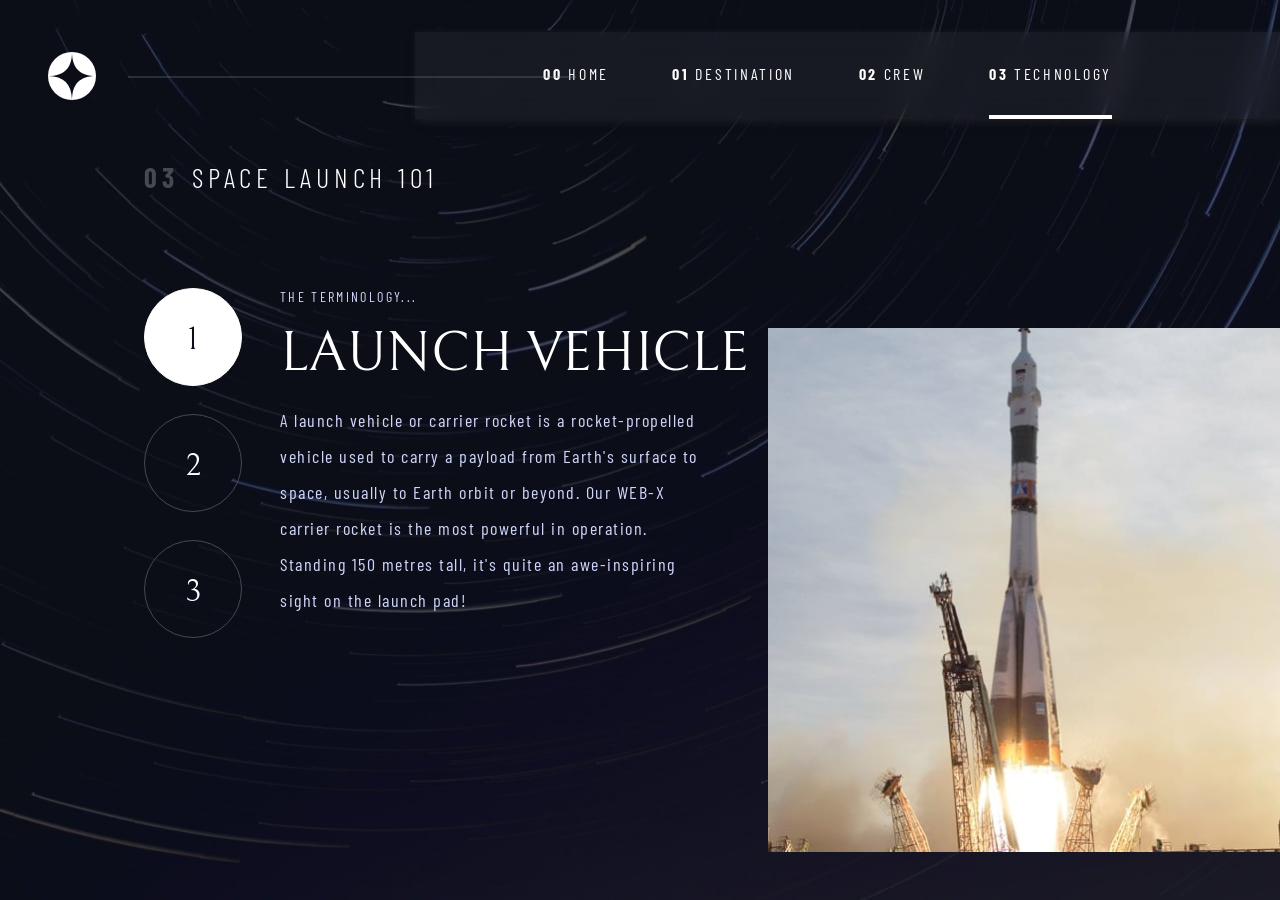
<file: space-tourism-website/technology-vehicle.html>
<!DOCTYPE html>
<html class="technology" lang="en">
<head>
  <meta charset="UTF-8">
  <meta name="viewport" content="width=device-width, initial-scale=1.0">

  <link rel="icon" type="image/png" sizes="32x32" href="./assets/favicon-32x32.png">
  <link rel="stylesheet" href="css/styles.css">
  <title>Frontend Mentor | Space tourism website</title>
  <link rel="preconnect" href="https://fonts.googleapis.com">
  <link rel="preconnect" href="https://fonts.gstatic.com" crossorigin>
  <link href="https://fonts.googleapis.com/css2?family=Barlow+Condensed:wght@200;300;400;600;700&family=Bellefair&display=swap" rel="stylesheet">
</head>
<body>
  <div class="navigation-bar-left">
    <svg xmlns="http://www.w3.org/2000/svg" width="48" height="48"><g fill="none" fill-rule="evenodd"><circle cx="24" cy="24" r="24" fill="#FFF"/><path fill="#0B0D17" d="M24 0c0 16-8 24-24 24 15.718.114 23.718 8.114 24 24 0-16 8-24 24-24-16 0-24-8-24-24z"/></g></svg>
    <hr class="navbar-hr">
  </div>
  <div class="tablinks">
    <div class="nav-font">
      <a class="tablink" href="index.html"><strong>00</strong> HOME</a>
      <div class="navigation-middle-divs">
      </div>
      <a class="tablink" href="destination-moon.html"><strong>01</strong> DESTINATION</a>
      <div class="navigation-middle-divs">
      </div>
      <a class="tablink" href="crew-commander.html"><strong>02</strong> CREW</a>
      <div class="navigation-middle-divs">
      </div>
      <a class="active" href="technology-vehicle.html"><strong>03</strong> TECHNOLOGY</a>
    </div>
  </div>

    <h5 class="page-number">03</h5><h5 class="page-phrase">SPACE LAUNCH 101</h5>

  <div class="technology-nav">
    <a href="technology-vehicle.html">
      <div class="number-circle-active">
        <h4 class="number-active">1</h4>
      </div>
    </a>

    <a href="technology-spaceport.html">
      <div class="number-circle">
        <h4 class="number">2</h4>
      </div>
    </a>

    <a href="technology-capsule.html">
      <div class="number-circle">
        <h4 class="number">3</h4>
      </div>
    </a>
  </div>
  <div class="technology-text">
    <p class="subheading-2">
      THE TERMINOLOGY...
    </p>
    <h3 class="crew-technology-name">LAUNCH VEHICLE</h3>
    <p class="p-descriptions">
      A launch vehicle or carrier rocket is a rocket-propelled vehicle used to carry a
      payload from Earth's surface to space, usually to Earth orbit or beyond. Our
      WEB-X carrier rocket is the most powerful in operation. Standing 150 metres tall,
      it's quite an awe-inspiring sight on the launch pad!
    </p>
  </div>
  <img class="technology-image" src="assets/technology/image-launch-vehicle-portrait.jpg" alt="Launch Vehicle Image">
</body>
</html>
</file>
<file: drum-kit/styles.css>
body {
  text-align: center;
  background-color: #283149;
}

h1 {
  font-size: 5rem;
  color: #DBEDF3;
  font-family: "Arvo", cursive;
  text-shadow: 3px 0 #DA0463;

}

footer {
  color: #DBEDF3;
  font-family: sans-serif;
}

.w {
  background-image: url(images/tom1.png);
}

.a {
  background-image: url(images/tom2.png);
}

.s {
  background-image: url(images/tom3.png);
}

.d {
  background-image: url(images/tom4.png);
}

.j {
  background-image: url(images/snare.png);
}

.k {
  background-image: url(images/crash.png);
}

.l {
  background-image: url(images/kick.png);
}

.set {
  margin: 10% auto;
}

.game-over {
  background-color: red;
  opacity: 0.8;
}

.pressed {
  box-shadow: 0 3px 4px 0 #DBEDF3;
  opacity: 0.5;
}

.red {
  color: red;
}

.drum {
  outline: none;
  border: 10px solid #404B69;
  font-size: 5rem;
  font-family: 'Arvo', cursive;
  line-height: 2;
  font-weight: 900;
  color: #DA0463;
  text-shadow: 3px 0 #DBEDF3;
  border-radius: 15px;
  display: inline-block;
  width: 150px;
  height: 150px;
  text-align: center;
  margin: 10px;
  background-color: white;
}
</file>
<file: hra-simon/styles.css>
body {
  text-align: center;
  background-color: #011F3F;
}

#level-title {
  font-family: 'Press Start 2P', cursive;
  font-size: 3rem;
  margin:  5%;
  color: #FEF2BF;
}

.container {
  display: block;
  width: 50%;
  margin: auto;

}

.btn {
  margin: 25px;
  display: inline-block;
  height: 200px;
  width: 200px;
  border: 10px solid black;
  border-radius: 20%;
}

.game-over {
  background-color: red;
  opacity: 0.8;
}

.red {
  background-color: red;
}

.green {
  background-color: green;
}

.blue {
  background-color: blue;
}

.yellow {
  background-color: yellow;
}

.pressed {
  box-shadow: 0 0 20px white;
  background-color: grey;
}
</file>
<file: simon-game/styles.css>
body {
  text-align: center;
  background-color: #011F3F;
}

#level-title {
  font-family: 'Press Start 2P', cursive;
  font-size: 3rem;
  margin:  5%;
  color: #FEF2BF;
}

.container {
  display: block;
  width: 50%;
  margin: auto;

}

.btn {
  margin: 25px;
  display: inline-block;
  height: 200px;
  width: 200px;
  border: 10px solid black;
  border-radius: 20%;
}

.game-over {
  background-color: red;
  opacity: 0.8;
}

.red {
  background-color: red;
}

.green {
  background-color: green;
}

.blue {
  background-color: blue;
}

.yellow {
  background-color: yellow;
}

.pressed {
  box-shadow: 0 0 20px white;
  background-color: grey;
}
</file>
<file: space-tourism-website/css/styles.css>
/*----------ALL PAGES----------*/

body {
  margin: 0;
  position: relative;
  height: 100%
}

.body-text {
  position: relative;
  left: 11rem;
  top:9rem;
  width: 29rem;
}

a {
  text-decoration: none;
}

.p-descriptions {
  color: #D0D6F9;
  line-height: 2;
  font-family: 'Barlow Condensed', sans-serif;
  font-size: 1.125rem;
  font-weight: 400;
  letter-spacing: 1.5px;
  margin: 0;
}

h1 {
  font-family: 'Bellefair', serif;
  font-size: 9.375rem;
  font-weight: 400;
  color: #FFFFFF;
}

h2 {
  font-family: 'Bellefair', serif;
  font-size: 6.25rem;
  font-weight: 400;
  color: #FFFFFF;
}

h3 {
  font-family: 'Bellefair', serif;
  font-size: 3.5rem;
  font-weight: 400;
  color: #FFFFFF;
}

h4 {
  font-family: 'Bellefair', serif;
  font-size: 2rem;
  font-weight: 400;
  margin: 0;
  color: #FFFFFF;
}

h5 {
  font-family: 'Barlow Condensed', sans-serif;
  font-size: 1.75rem;
  letter-spacing: 4.75px;
}

.subheading-1 {
  color: #FFFFFF;
  font-family: 'Bellefair', serif;
  font-size: 1.5rem;
  font-weight: 400;
  letter-spacing: normal;
  margin: 0;
}

.subheading-2 {
  color: #D0D6F9;
  font-family: 'Barlow Condensed', sans-serif;
  font-size: .875rem;
  letter-spacing: 2.35px;
  font-weight: 400;
  margin: 0 0 1rem 0;
}

.page-number {
  font-weight: 700;
  color: #464950;
  display: inline-block;
  margin: 0;
  position: absolute;
  top: 10rem;
  left: 9rem;
}

.page-phrase {
  color: #FFFFFF;
  display: inline-block;
  font-weight: 300;
  margin: 0;
  position: absolute;
  top: 10rem;
  left: 12rem;
}

/*----------NAVIGATION BAR----------*/

.navigation-bar-left {
  display: inline-block;
  position: relative;
  width: 50%;
  height: 5rem;
}

svg {
  padding-top: .5rem;
  padding-bottom: .5rem;
  position: absolute;
  left: 3rem;
  top: 2.75rem
}

.navbar-hr {
  width: 70%;
  height: .125rem;
  border: none;
  background-color: #8a8b90;
  opacity: .25;
  box-shadow: none;
  position: absolute;
  top: 4.25rem;
  right: 0;
  left: 4rem;
  z-index: 1;
}

.navigation-middle-divs {
  display: inline-block;
  width: 3.25rem;
  height: 100%;
}

.tablinks {
  background-color: #8A8B86; /*fallback background-color*/
  background-color: rgba(138,139,134,.1);
  backdrop-filter: blur(12px);
  box-shadow: 2px 2px 8px #1F1F20;
  display: inline-block;
  padding: 0 10.5rem 0 8rem;
  position: absolute;
  right: 0;
  top: 2rem;
}


.nav-font {
  font-family: 'Barlow Condensed', sans-serif;
  font-size: 1rem;
  letter-spacing: 2.7px;
}

.tablink {
  color: #FFFFFF;
  display: inline-block;
  text-decoration: none;
  padding: 2rem 0;
}

.active {
  color: #FFFFFF;
  display: inline-block;
  text-decoration: none;
  padding: 2rem 0;
  border-bottom: solid .25rem;
  border-bottom-color: #FFFFFF;
  border-style: none none solid;
}

.tablink:hover {
  border-bottom: .25rem;
  border-bottom-color: #8a8b90;
  border-style: none none solid;
}

.tablink:visited {
  color: #FFFFFF;
  text-decoration: none;
}

/*----------HOME PACE / INDEX.HTML----------*/

.home {
  background-color: #0B0D17;
  background-image: url(../assets/home/background-home-desktop.jpg);
  background-position: center;
  background-repeat: no-repeat;
  background-size: cover;
  height: 100%;
  margin: 0;
}

.space {
  line-height: 0;
  margin: 0;
  padding: 4.5rem 0 5rem 0;
}

.white-circle {
  background-clip: padding-box;
  background-color: #FFFFFF;
  border-radius: 50%;
  border: #8A8B86; /*fallback border color*/
  border: 5rem solid rgba(138,139,134,0);
  height: 16.5rem;
  width: 16.5rem;
  position: absolute;
  right: 9.75rem;
  bottom: 1rem;
}

.white-circle:hover {
  background-clip: padding-box;
  background-color: #FFFFFF;
  border-radius: 50%;
  border: #FFFFFF; /*fallback border color*/
  border: 5rem solid rgba(255,255,255,.075);
  height: 16.5rem;
  width: 16.5rem;
}

.explore {
  color: #0B0D17;
  margin: 0;
  position: relative;
  text-align: center;
  top: 7.25rem;
}

.SO {
  font-weight: 400;
  color: #D0D6F9;
}

/*----------DESTINATIONS / PLANETS----------*/

.destination {
  background-color: #0B0D17;
  background-image: url(../assets/destination/background-destination-desktop.jpg);
  background-position: center;
  background-repeat: no-repeat;
  background-size: cover;
  height: 100%;
  margin: 0;
}

.planet-title {
  line-height: 0;
  margin: 0;
  padding: 4.5rem 0 3.75rem 0;
}

.planet-middle-divs {
  display: inline-block;
  width: 1.5rem;
  height: 100%;
}

.planet-tablink {
  color: #D0D6F9;
  display: inline-block;
  text-decoration: none;
  padding: 0 0 .75rem 0;
}

.planet-active {
  color: #FFFFFF;
  display: inline-block;
  text-decoration: none;
  padding: 0 0 .75rem 0;
  border-bottom: solid .1875rem;
  border-bottom-color: #FFFFFF;
  border-style: none none solid;
}

.planet-tablink:hover {
  border-bottom: .1875rem;
  border-bottom-color: #8a8b90;
  border-style: none none solid;
}

.planet-tablink:visited {
  color: #D0D6F9;
  text-decoration: none;
}

.planet-text {
  position: relative;
  left: 53rem;
  top:9rem;
  width: 27rem;
}

.planet-hr {
  width: 100%;
  height: .125rem;
  border: none;
  background-color: #8a8b90;
  opacity: .375;
  box-shadow: none;
  margin: 2.75rem 0 1.5rem 0;
}

td {
  width: 14rem;
}

.planet-image {
  position: absolute;
  top: 16rem;
  left: 14rem;
  width: 26rem;
}

/*----------CREW----------*/

.crew {
  background-color: #0B0D17;
  background-image: url(../assets/crew/background-crew-desktop.jpg);
  background-position: center;
  background-repeat: no-repeat;
  background-size: cover;
  height: 100%;
  margin: 0;
}

.crew-text {
  position: absolute;
  top: 14rem;
  left: 9rem;
  width: 27rem;
}

.crew-title {
  color: #8f9297;
  margin: 2.5rem 0 0 0
}

.crew-technology-name {
  margin: 1rem 0;
  width: 40rem;
}

.crew-navigation-bar {
  position: absolute;
  left: 9rem;
  bottom: 4.5rem;
}

.navbar-crew {
  background-color: #353841;
  border-radius: 50%;
  display: inline-block;
  height: 1rem;
  width: 1rem;
  margin: 6.5rem 1.5rem 0 0;
  text-decoration: none;
}

.navbar-crew-active {
  background-color: #FFFFFF;
  border-radius: 50%;
  display: inline-block;
  height: 1rem;
  width: 1rem;
  margin: 6.5rem 1.5rem 0 0;
  text-decoration: none;
}

.navbar-crew:hover {
  background-color: #8a8b90;
  text-decoration: none;
}

.navbar-crew:visited {
  background-color: #353841;
  text-decoration: none;
}

.commander-image {
  position: absolute;
  right: 15rem;
  bottom: -.5rem;
  width: 27rem;
}

.engineer-image {
  position: absolute;
  right: 12rem;
  bottom: -.5rem;
  width: 33rem;
}

.pilot-image {
  position: absolute;
  right: 14.5rem;
  bottom: -.5rem;
  width: 30rem;
}

.specialist-image {
  position: absolute;
  right: 16.5rem;
  bottom: -.5rem;
  width: 24rem;
}

/*----------TECHNOLOGY----------*/

.technology {
  background-color: #0B0D17;
  background-image: url(../assets/technology/background-technology-desktop.jpg);
  background-position: center;
  background-repeat: no-repeat;
  background-size: cover;
  height: 100%;
  margin: 0;
}

.technology-nav {
  position: absolute;
  left: 9rem;
  top: 18rem;
}

.number {
  position: relative;
  top: 2rem;
}

.number-active {
  color: #0B0D17;
  position: relative;
  top: 2rem;
}

.number-circle {
  background-color: transparent;
  border-color: #464950;
  border-radius: 50%;
  border-style: solid;
  border-width: 1px;
  height: 6rem;
  width: 6rem;
  margin: 0 0 1.75rem 0;
  text-align: center;
}

.number-circle:hover {
  background-color: transparent;
  border-color: #FFFFFF;
  border-radius: 50%;
  border-style: solid;
  border-width: 1px;
  height: 6rem;
  width: 6rem;
  margin: 0 0 1.75rem 0;
  text-align: center;
}

.number-circle-active {
  background-color: #FFFFFF;
  border-color: #FFFFFF;
  border-radius: 50%;
  border-style: solid;
  border-width: 1px;
  height: 6rem;
  width: 6rem;
  margin: 0 0 1.75rem 0;
  text-align: center;
}

.technology-text {
  position: absolute;
  left: 17.5rem;
  top: 18rem;
  width: 27.4rem;
}

.technology-image {
  position: absolute;
  right: 0;
  bottom: 3rem;
  width: 32rem;
}
</file>
